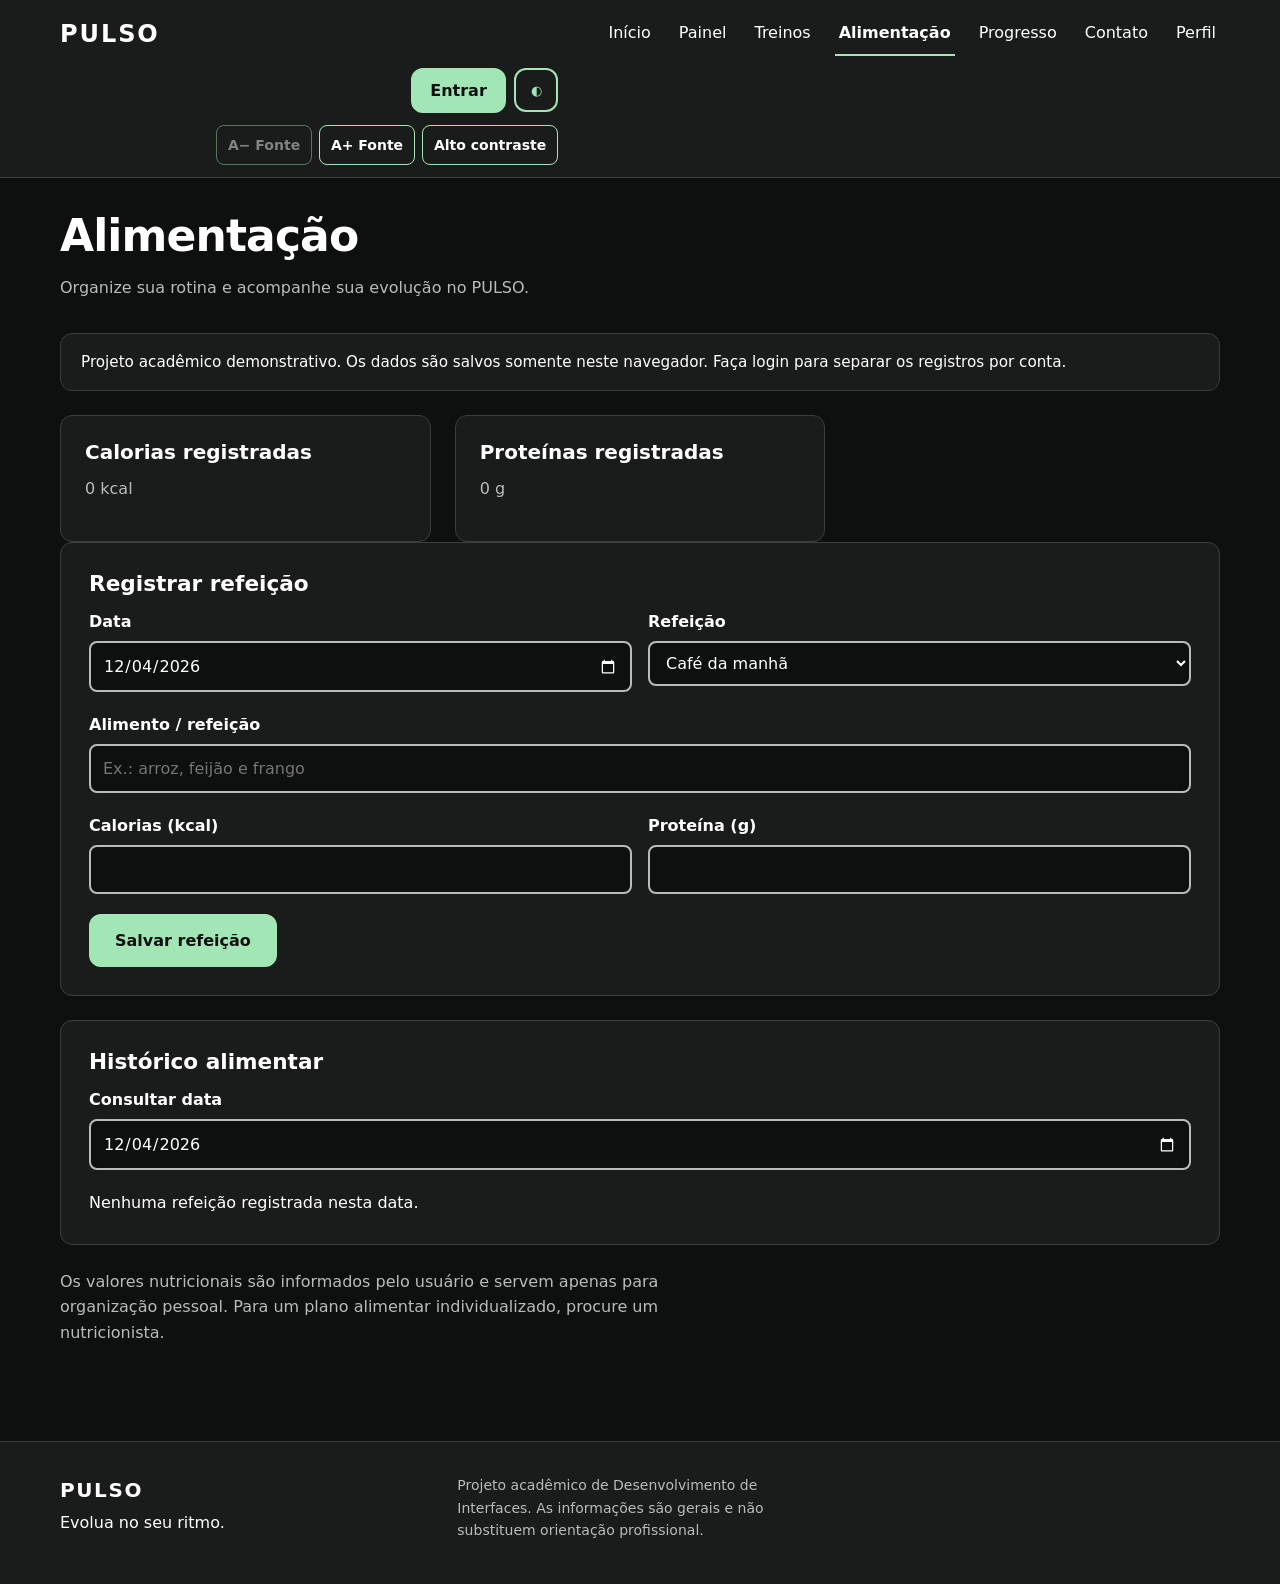
<file: alimentacao.html>
<!DOCTYPE html>
<html lang="pt-BR">
<head>
<meta charset="UTF-8"><meta name="viewport" content="width=device-width, initial-scale=1">
<meta name="description" content="Alimentação no PULSO.">
<title>Alimentação | PULSO</title>
<link rel="stylesheet" href="assets/css/style.css?v=20261127-final"><link rel="stylesheet" href="assets/css/responsive.css"><link rel="stylesheet" href="assets/css/pages.css">
<script src="assets/js/main.js?v=20261127-final"></script><script src="assets/js/auth.js" defer></script><script src="assets/js/fitness.js" defer></script>
</head><body>
<a class="skip-link" href="#conteudo">Pular para o conteúdo</a>
<header class="site-header"><div class="container header-inner">
<a class="logo" href="index.html"><span>PULSO</span></a>
<button class="nav-toggle" type="button" aria-expanded="false" aria-controls="menu-principal" aria-label="Abrir menu"><span class="nav-toggle-bars"></span></button>
<nav class="main-nav" id="menu-principal" aria-label="Navegação principal"><ul class="nav-list">
<li><a href="index.html">Início</a></li><li><a href="dashboard.html">Painel</a></li><li><a href="treinos.html" >Treinos</a></li><li><a href="alimentacao.html" aria-current="page">Alimentação</a></li><li><a href="progresso.html" >Progresso</a></li><li><a href="contato.html" >Contato</a></li><li><a href="perfil.html">Perfil</a></li>
</ul></nav><div class="header-actions"><a class="btn btn-primary btn-small header-cta" href="login.html">Entrar</a><button class="theme-toggle" type="button" aria-label="Ativar modo claro" title="Ativar modo claro"><span aria-hidden="true">◐</span></button></div>
</div></header>
<main id="conteudo"><div class="container"><section class="page-hero"><h1>Alimentação</h1><p>Organize sua rotina e acompanhe sua evolução no PULSO.</p></section>
<div class="notice" role="note"><p>Projeto acadêmico demonstrativo. Os dados são salvos somente neste navegador. Faça login para separar os registros por conta.</p></div>

<div class="card-grid"><article class="card"><h3>Calorias registradas</h3><p id="resumo-kcal">0 kcal</p></article><article class="card"><h3>Proteínas registradas</h3><p id="resumo-prot">0 g</p></article></div>
<div class="panel"><h2>Registrar refeição</h2><form id="form-alimentacao">
<div class="field-row"><div class="field"><label for="dieta-data">Data</label><input id="dieta-data" type="date" required></div><div class="field"><label for="dieta-refeicao">Refeição</label><select id="dieta-refeicao"><option>Café da manhã</option><option>Almoço</option><option>Lanche</option><option>Jantar</option><option>Ceia</option></select></div></div>
<div class="field"><label for="alimento-nome">Alimento / refeição</label><input id="alimento-nome" required maxlength="100" placeholder="Ex.: arroz, feijão e frango"></div>
<div class="field-row"><div class="field"><label for="alimento-kcal">Calorias (kcal)</label><input id="alimento-kcal" type="number" min="0" max="10000" required></div><div class="field"><label for="alimento-prot">Proteína (g)</label><input id="alimento-prot" type="number" min="0" max="1000" step="0.1" required></div></div>
<div id="dieta-status" class="status" role="status" aria-live="polite"></div><button class="btn btn-primary" type="submit">Salvar refeição</button></form></div>
<div class="panel"><h2>Histórico alimentar</h2><div class="field"><label for="filtro-data-dieta">Consultar data</label><input id="filtro-data-dieta" type="date"></div><ul id="historico-alimentacao"></ul></div>
<p class="section-intro">Os valores nutricionais são informados pelo usuário e servem apenas para organização pessoal. Para um plano alimentar individualizado, procure um nutricionista.</p></div></main>
<footer class="site-footer"><div class="container footer-inner"><div class="footer-brand"><p class="footer-logo">PULSO</p><p>Evolua no seu ritmo.</p></div><p class="footer-note">Projeto acadêmico de Desenvolvimento de Interfaces. As informações são gerais e não substituem orientação profissional.</p></div></footer>

</body></html>
</file>
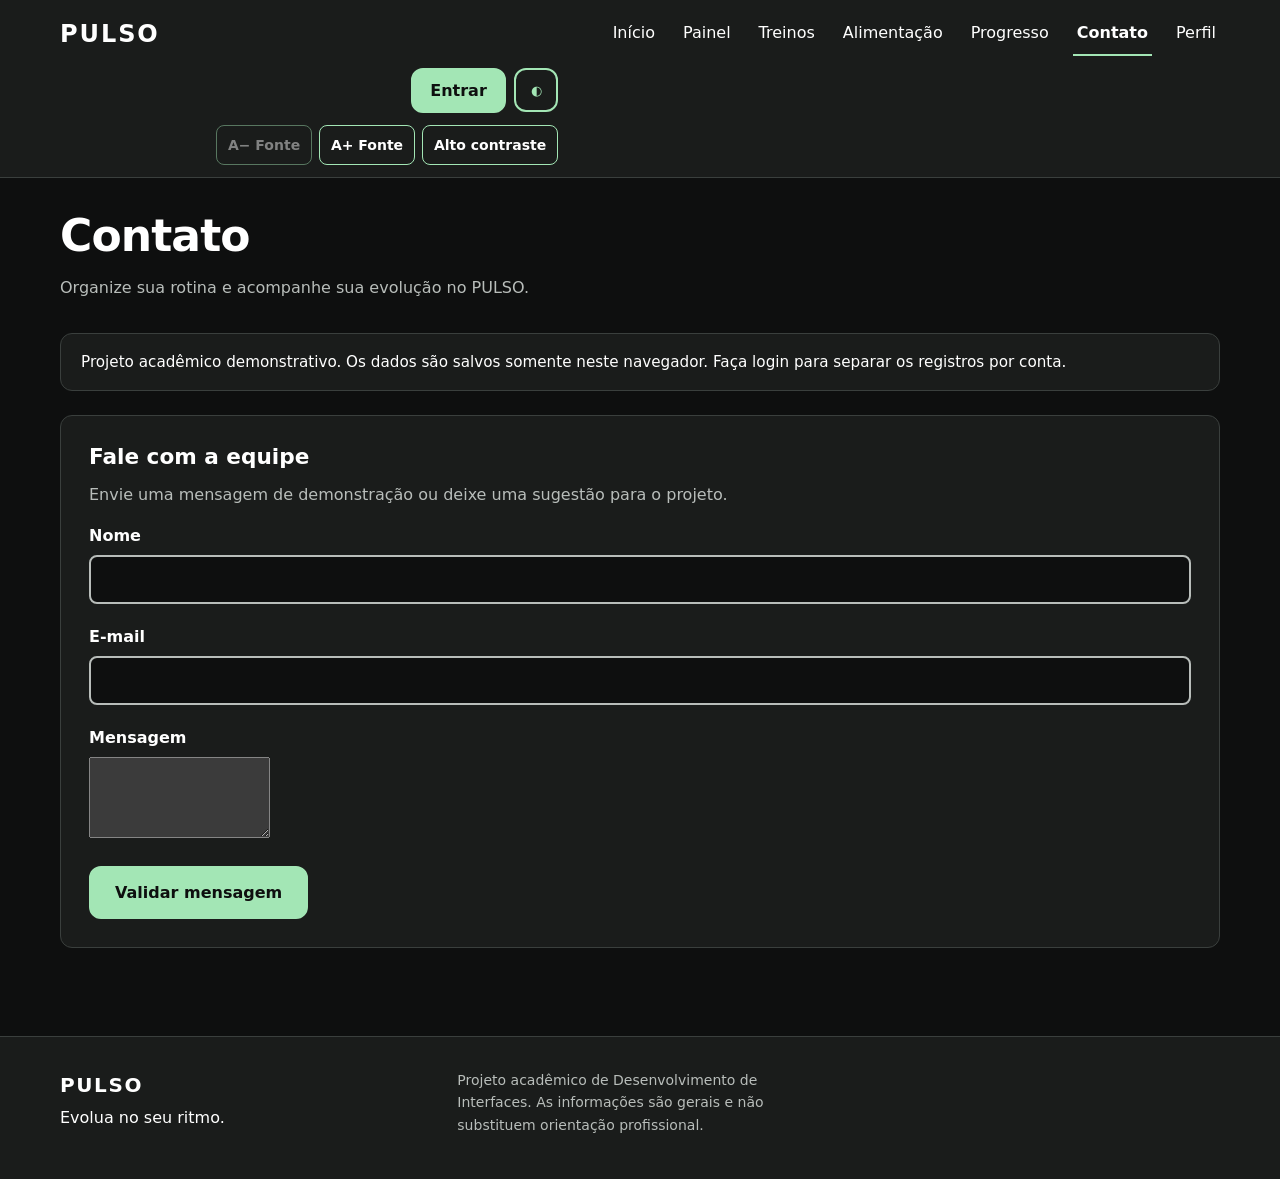
<file: contato.html>
<!DOCTYPE html>
<html lang="pt-BR">
<head>
<meta charset="UTF-8"><meta name="viewport" content="width=device-width, initial-scale=1">
<meta name="description" content="Contato no PULSO.">
<title>Contato | PULSO</title>
<link rel="stylesheet" href="assets/css/style.css?v=20261127-final"><link rel="stylesheet" href="assets/css/responsive.css"><link rel="stylesheet" href="assets/css/pages.css">
<script src="assets/js/main.js?v=20261127-final"></script><script src="assets/js/auth.js" defer></script><script src="assets/js/fitness.js" defer></script>
</head><body>
<a class="skip-link" href="#conteudo">Pular para o conteúdo</a>
<header class="site-header"><div class="container header-inner">
<a class="logo" href="index.html"><span>PULSO</span></a>
<button class="nav-toggle" type="button" aria-expanded="false" aria-controls="menu-principal" aria-label="Abrir menu"><span class="nav-toggle-bars"></span></button>
<nav class="main-nav" id="menu-principal" aria-label="Navegação principal"><ul class="nav-list">
<li><a href="index.html">Início</a></li><li><a href="dashboard.html">Painel</a></li><li><a href="treinos.html" >Treinos</a></li><li><a href="alimentacao.html" >Alimentação</a></li><li><a href="progresso.html" >Progresso</a></li><li><a href="contato.html" aria-current="page">Contato</a></li><li><a href="perfil.html">Perfil</a></li>
</ul></nav><div class="header-actions"><a class="btn btn-primary btn-small header-cta" href="login.html">Entrar</a><button class="theme-toggle" type="button" aria-label="Ativar modo claro" title="Ativar modo claro"><span aria-hidden="true">◐</span></button></div>
</div></header>
<main id="conteudo"><div class="container"><section class="page-hero"><h1>Contato</h1><p>Organize sua rotina e acompanhe sua evolução no PULSO.</p></section>
<div class="notice" role="note"><p>Projeto acadêmico demonstrativo. Os dados são salvos somente neste navegador. Faça login para separar os registros por conta.</p></div>

<div class="panel"><h2>Fale com a equipe</h2><p>Envie uma mensagem de demonstração ou deixe uma sugestão para o projeto.</p><form id="form-contato">
<div class="field"><label for="contato-nome">Nome</label><input id="contato-nome" required maxlength="70"></div>
<div class="field"><label for="contato-email">E-mail</label><input id="contato-email" type="email" required maxlength="120"></div>
<div class="field"><label for="contato-mensagem">Mensagem</label><textarea id="contato-mensagem" rows="5" required minlength="10" maxlength="1000"></textarea></div>
<div id="contato-status" class="status" role="status" aria-live="polite"></div><button class="btn btn-primary" type="submit">Validar mensagem</button></form></div></div></main>
<footer class="site-footer"><div class="container footer-inner"><div class="footer-brand"><p class="footer-logo">PULSO</p><p>Evolua no seu ritmo.</p></div><p class="footer-note">Projeto acadêmico de Desenvolvimento de Interfaces. As informações são gerais e não substituem orientação profissional.</p></div></footer>

</body></html>
</file>
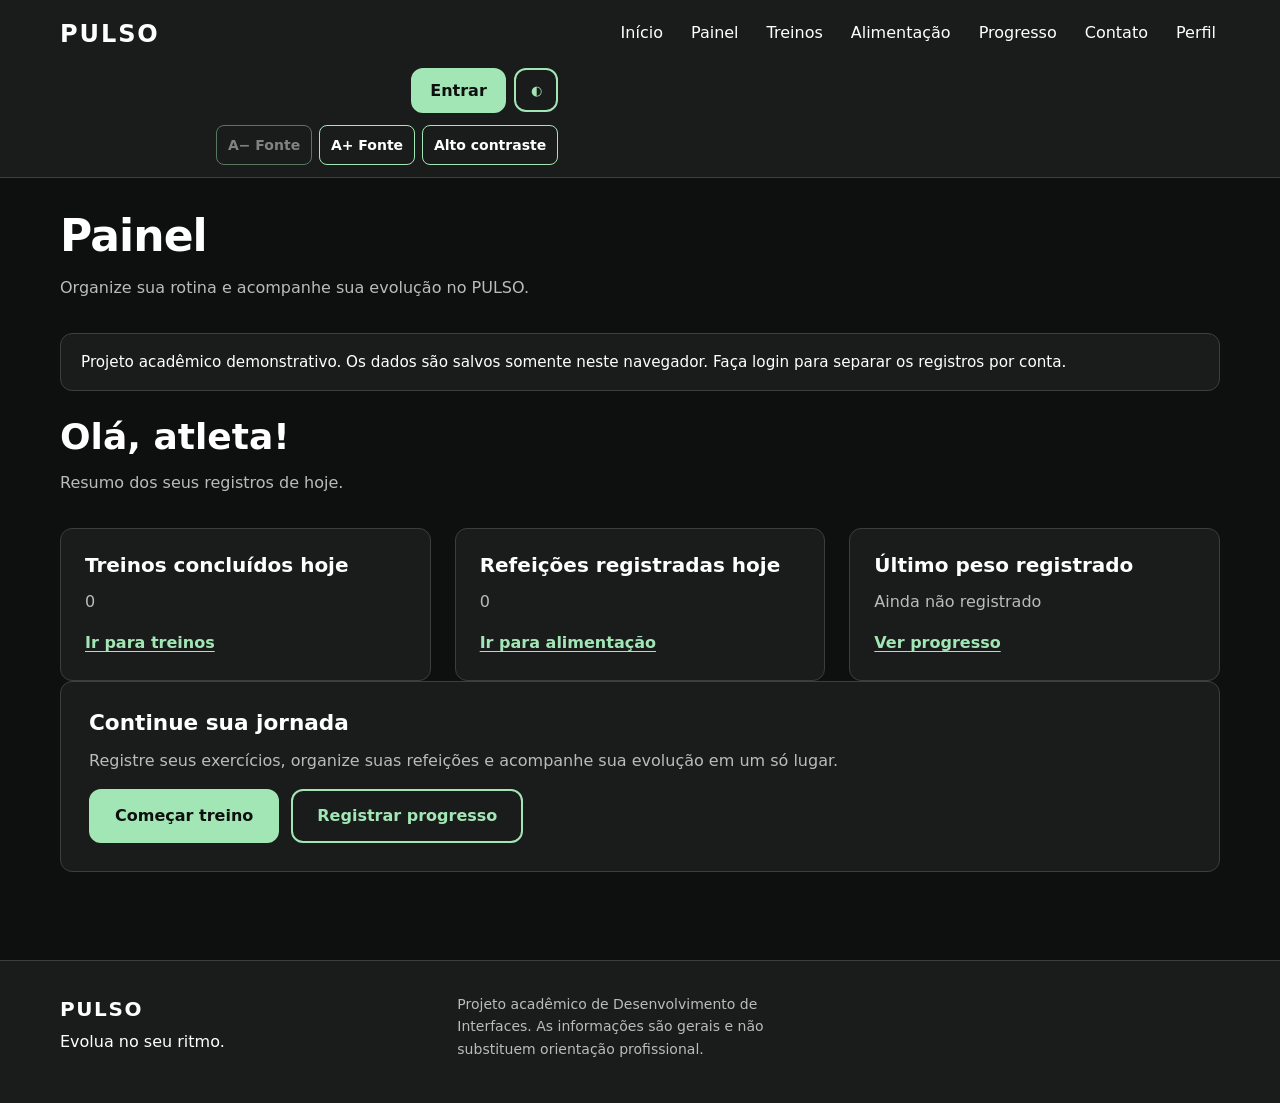
<file: dashboard.html>
<!DOCTYPE html>
<html lang="pt-BR">
<head>
<meta charset="UTF-8"><meta name="viewport" content="width=device-width, initial-scale=1">
<meta name="description" content="Painel no PULSO.">
<title>Painel | PULSO</title>
<link rel="stylesheet" href="assets/css/style.css?v=20261127-final"><link rel="stylesheet" href="assets/css/responsive.css"><link rel="stylesheet" href="assets/css/pages.css">
<script src="assets/js/main.js?v=20261127-final"></script><script src="assets/js/auth.js" defer></script><script src="assets/js/fitness.js" defer></script>
</head><body>
<a class="skip-link" href="#conteudo">Pular para o conteúdo</a>
<header class="site-header"><div class="container header-inner">
<a class="logo" href="index.html"><span>PULSO</span></a>
<button class="nav-toggle" type="button" aria-expanded="false" aria-controls="menu-principal" aria-label="Abrir menu"><span class="nav-toggle-bars"></span></button>
<nav class="main-nav" id="menu-principal" aria-label="Navegação principal"><ul class="nav-list">
<li><a href="index.html">Início</a></li><li><a href="dashboard.html">Painel</a></li><li><a href="treinos.html" >Treinos</a></li><li><a href="alimentacao.html" >Alimentação</a></li><li><a href="progresso.html" >Progresso</a></li><li><a href="contato.html" >Contato</a></li><li><a href="perfil.html">Perfil</a></li>
</ul></nav><div class="header-actions"><a class="btn btn-primary btn-small header-cta" href="login.html">Entrar</a><button class="theme-toggle" type="button" aria-label="Ativar modo claro" title="Ativar modo claro"><span aria-hidden="true">◐</span></button></div>
</div></header>
<main id="conteudo"><div class="container"><section class="page-hero"><h1>Painel</h1><p>Organize sua rotina e acompanhe sua evolução no PULSO.</p></section>
<div class="notice" role="note"><p>Projeto acadêmico demonstrativo. Os dados são salvos somente neste navegador. Faça login para separar os registros por conta.</p></div>

<h2>Olá, <span id="dash-nome">atleta</span>!</h2><p class="section-intro">Resumo dos seus registros de hoje.</p>
<div class="card-grid"><article class="card"><h3>Treinos concluídos hoje</h3><p id="dash-treinos">0</p><a class="card-link" href="treinos.html">Ir para treinos</a></article><article class="card"><h3>Refeições registradas hoje</h3><p id="dash-refeicoes">0</p><a class="card-link" href="alimentacao.html">Ir para alimentação</a></article><article class="card"><h3>Último peso registrado</h3><p id="dash-peso">Ainda não registrado</p><a class="card-link" href="progresso.html">Ver progresso</a></article></div>
<div class="panel"><h2>Continue sua jornada</h2><p>Registre seus exercícios, organize suas refeições e acompanhe sua evolução em um só lugar.</p><div class="form-actions"><a class="btn btn-primary" href="treinos.html">Começar treino</a><a class="btn btn-secondary" href="progresso.html">Registrar progresso</a></div></div></div></main>
<footer class="site-footer"><div class="container footer-inner"><div class="footer-brand"><p class="footer-logo">PULSO</p><p>Evolua no seu ritmo.</p></div><p class="footer-note">Projeto acadêmico de Desenvolvimento de Interfaces. As informações são gerais e não substituem orientação profissional.</p></div></footer>

</body></html>
</file>
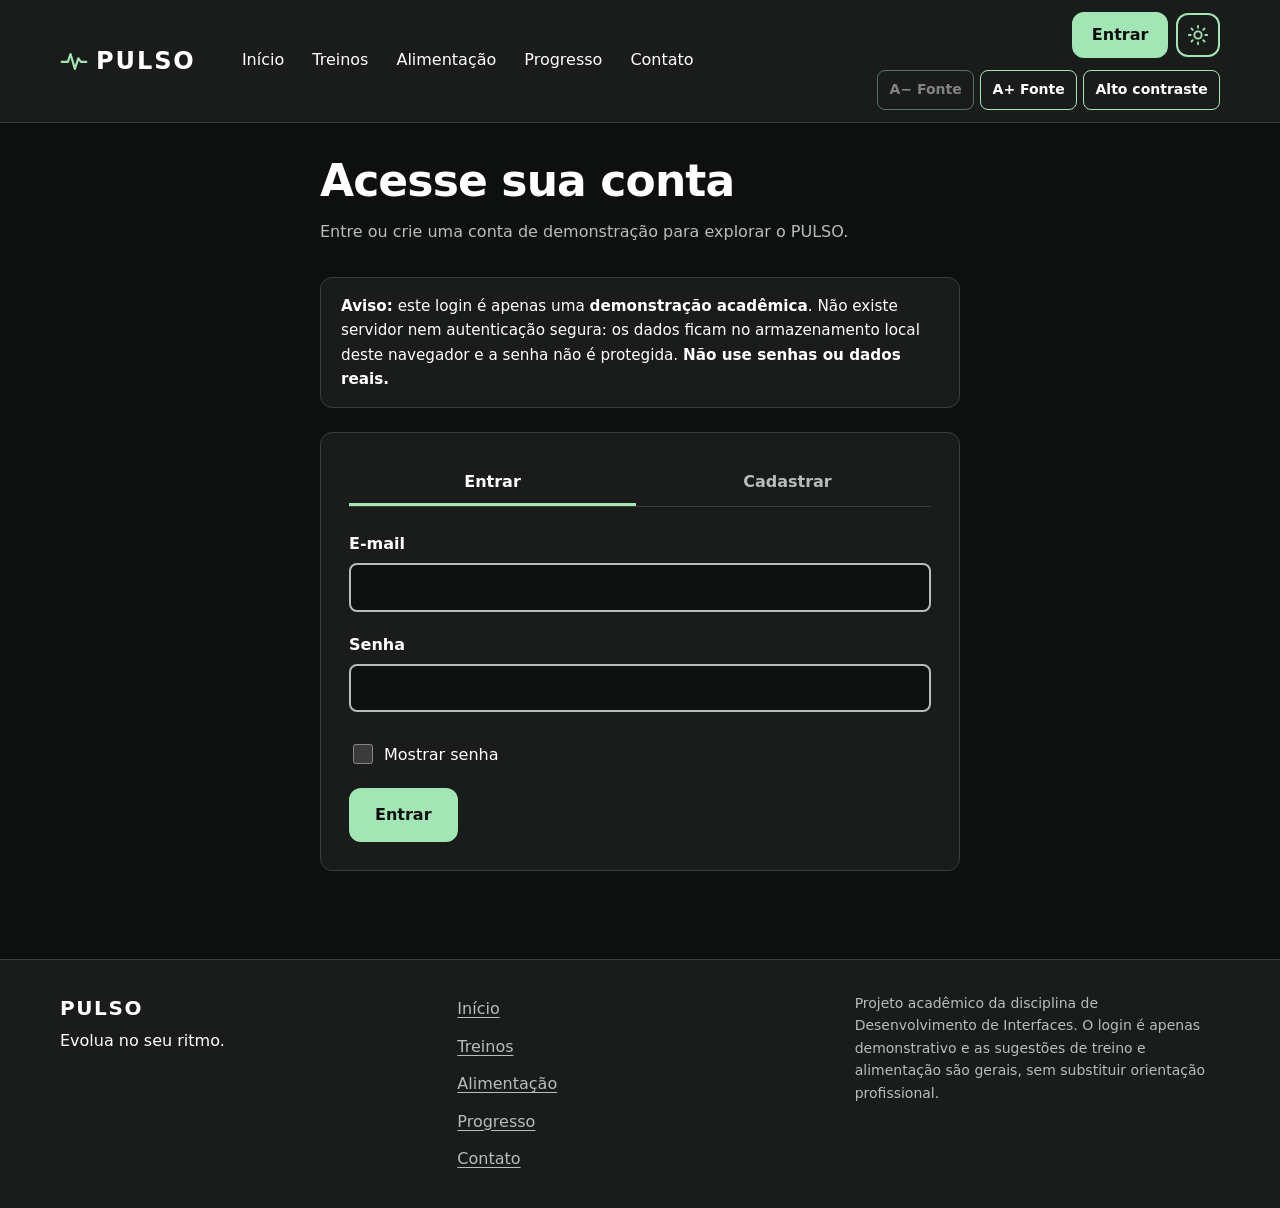
<file: login.html>
<!DOCTYPE html>
<html lang="pt-BR">
<head>
  <meta charset="UTF-8">
  <meta name="viewport" content="width=device-width, initial-scale=1">
  <meta name="description" content="Entre ou crie uma conta de demonstração no PULSO.">
  <title>Entrar ou cadastrar | PULSO</title>
  <link rel="stylesheet" href="assets/css/style.css?v=20261127-final">
  <link rel="stylesheet" href="assets/css/responsive.css">
  <link rel="stylesheet" href="assets/css/pages.css">
  <script src="assets/js/main.js?v=20261127-final"></script>
  <script src="assets/js/tabs.js" defer></script>
  <script src="assets/js/auth.js" defer></script>
</head>
<body>
  <a class="skip-link" href="#conteudo">Pular para o conteúdo</a>
  <header class="site-header">
    <div class="container header-inner">
      <a class="logo" href="index.html" aria-label="PULSO, página inicial">
        <svg class="logo-icon" viewBox="0 0 32 32" width="28" height="28" aria-hidden="true" focusable="false"><polyline points="2,17 9,17 12,8 17,25 21,13 24,17 30,17" fill="none" stroke="currentColor" stroke-width="2.5" stroke-linecap="round" stroke-linejoin="round"/></svg>
        <span>PULSO</span>
      </a>
      <button class="nav-toggle" type="button" aria-expanded="false" aria-controls="menu-principal" aria-label="Abrir menu"><span class="nav-toggle-bars" aria-hidden="true"></span></button>
      <nav class="main-nav" id="menu-principal" aria-label="Navegação principal">
        <ul class="nav-list">
          <li><a href="index.html">Início</a></li><li><a href="treinos.html">Treinos</a></li><li><a href="alimentacao.html">Alimentação</a></li><li><a href="progresso.html">Progresso</a></li><li><a href="contato.html">Contato</a></li>
        </ul>
      </nav>
      <div class="header-actions">
        <a class="btn btn-primary btn-small header-cta" href="login.html">Entrar</a>
        <button class="theme-toggle" type="button" aria-label="Ativar modo claro" title="Ativar modo claro">
          <svg class="icon-sun" viewBox="0 0 24 24" fill="none" stroke="currentColor" stroke-width="2" stroke-linecap="round" stroke-linejoin="round" aria-hidden="true" focusable="false"><circle cx="12" cy="12" r="4"/><path d="M12 2v2M12 20v2M4.9 4.9l1.4 1.4M17.7 17.7l1.4 1.4M2 12h2M20 12h2M4.9 19.1l1.4-1.4M17.7 6.3l1.4-1.4"/></svg>
          <svg class="icon-moon" viewBox="0 0 24 24" fill="none" stroke="currentColor" stroke-width="2" stroke-linecap="round" stroke-linejoin="round" aria-hidden="true" focusable="false"><path d="M21 12.8A9 9 0 1 1 11.2 3a7 7 0 0 0 9.8 9.8z"/></svg>
        </button>
      </div>
    </div>
  </header>
  <main id="conteudo">
    <div class="container narrow">
      <section class="page-hero" aria-labelledby="titulo-pagina"><h1 id="titulo-pagina">Acesse sua conta</h1><p>Entre ou crie uma conta de demonstração para explorar o PULSO.</p></section>
      <div class="notice" role="note"><p><strong>Aviso:</strong> este login é apenas uma <strong>demonstração acadêmica</strong>. Não existe servidor nem autenticação segura: os dados ficam no armazenamento local deste navegador e a senha não é protegida. <strong>Não use senhas ou dados reais.</strong></p></div>
      <noscript><p class="alert alert-erro">Erro: o login de demonstração precisa de JavaScript ativado.</p></noscript>
      <div class="panel" data-tabs>
        <div class="tablist" role="tablist" aria-label="Entrar ou cadastrar">
          <button class="tab" type="button" role="tab" id="aba-login" aria-controls="painel-login" aria-selected="true" data-hash="entrar">Entrar</button>
          <button class="tab" type="button" role="tab" id="aba-cadastro" aria-controls="painel-cadastro" aria-selected="false" tabindex="-1" data-hash="cadastro">Cadastrar</button>
        </div>
        <div role="tabpanel" id="painel-login" aria-labelledby="aba-login">
          <h2 class="visually-hidden">Entrar</h2>
          <form id="form-login" novalidate>
            <div class="field"><label for="login-email">E-mail</label><input type="email" id="login-email" name="login-email" autocomplete="email" required aria-describedby="login-email-erro"><p class="field-error" id="login-email-erro" hidden></p></div>
            <div class="field"><label for="login-senha">Senha</label><input type="password" id="login-senha" name="login-senha" autocomplete="current-password" required aria-describedby="login-senha-erro"><p class="field-error" id="login-senha-erro" hidden></p></div>
            <label class="check"><input type="checkbox" class="mostrar-senha" data-alvos="login-senha"> Mostrar senha</label>
            <div id="login-status" class="status" role="status" aria-live="polite"></div>
            <div class="form-actions"><button class="btn btn-primary" type="submit">Entrar</button></div>
          </form>
        </div>
        <div role="tabpanel" id="painel-cadastro" aria-labelledby="aba-cadastro" hidden>
          <h2 class="visually-hidden">Cadastrar</h2>
          <form id="form-cadastro" novalidate>
            <div class="field"><label for="cad-nome">Nome</label><input type="text" id="cad-nome" name="cad-nome" autocomplete="name" required aria-describedby="cad-nome-erro"><p class="field-error" id="cad-nome-erro" hidden></p></div>
            <div class="field"><label for="cad-email">E-mail</label><input type="email" id="cad-email" name="cad-email" autocomplete="email" required aria-describedby="cad-email-erro"><p class="field-error" id="cad-email-erro" hidden></p></div>
            <div class="field"><label for="cad-senha">Senha de teste</label><input type="password" id="cad-senha" name="cad-senha" autocomplete="new-password" required aria-describedby="cad-senha-dica cad-senha-erro"><p class="field-hint" id="cad-senha-dica">Mínimo de 8 caracteres, com letras e números. Invente uma senha só para o teste.</p><p class="field-error" id="cad-senha-erro" hidden></p></div>
            <div class="field"><label for="cad-confirmar">Confirmar senha</label><input type="password" id="cad-confirmar" name="cad-confirmar" autocomplete="new-password" required aria-describedby="cad-confirmar-erro"><p class="field-error" id="cad-confirmar-erro" hidden></p></div>
            <label class="check"><input type="checkbox" class="mostrar-senha" data-alvos="cad-senha cad-confirmar"> Mostrar senhas</label>
            <div id="cadastro-status" class="status" role="status" aria-live="polite"></div>
            <div class="form-actions"><button class="btn btn-primary" type="submit">Criar conta de demonstração</button></div>
          </form>
        </div>
      </div>
    </div>
  </main>
  <footer class="site-footer">
    <div class="container footer-inner">
      <div class="footer-brand"><p class="footer-logo">PULSO</p><p>Evolua no seu ritmo.</p></div>
      <nav aria-label="Links do rodapé"><ul class="footer-links"><li><a href="index.html">Início</a></li><li><a href="treinos.html">Treinos</a></li><li><a href="alimentacao.html">Alimentação</a></li><li><a href="progresso.html">Progresso</a></li><li><a href="contato.html">Contato</a></li></ul></nav>
      <p class="footer-note">Projeto acadêmico da disciplina de Desenvolvimento de Interfaces. O login é apenas demonstrativo e as sugestões de treino e alimentação são gerais, sem substituir orientação profissional.</p>
    </div>
  </footer>
</body>
</html>
</file>
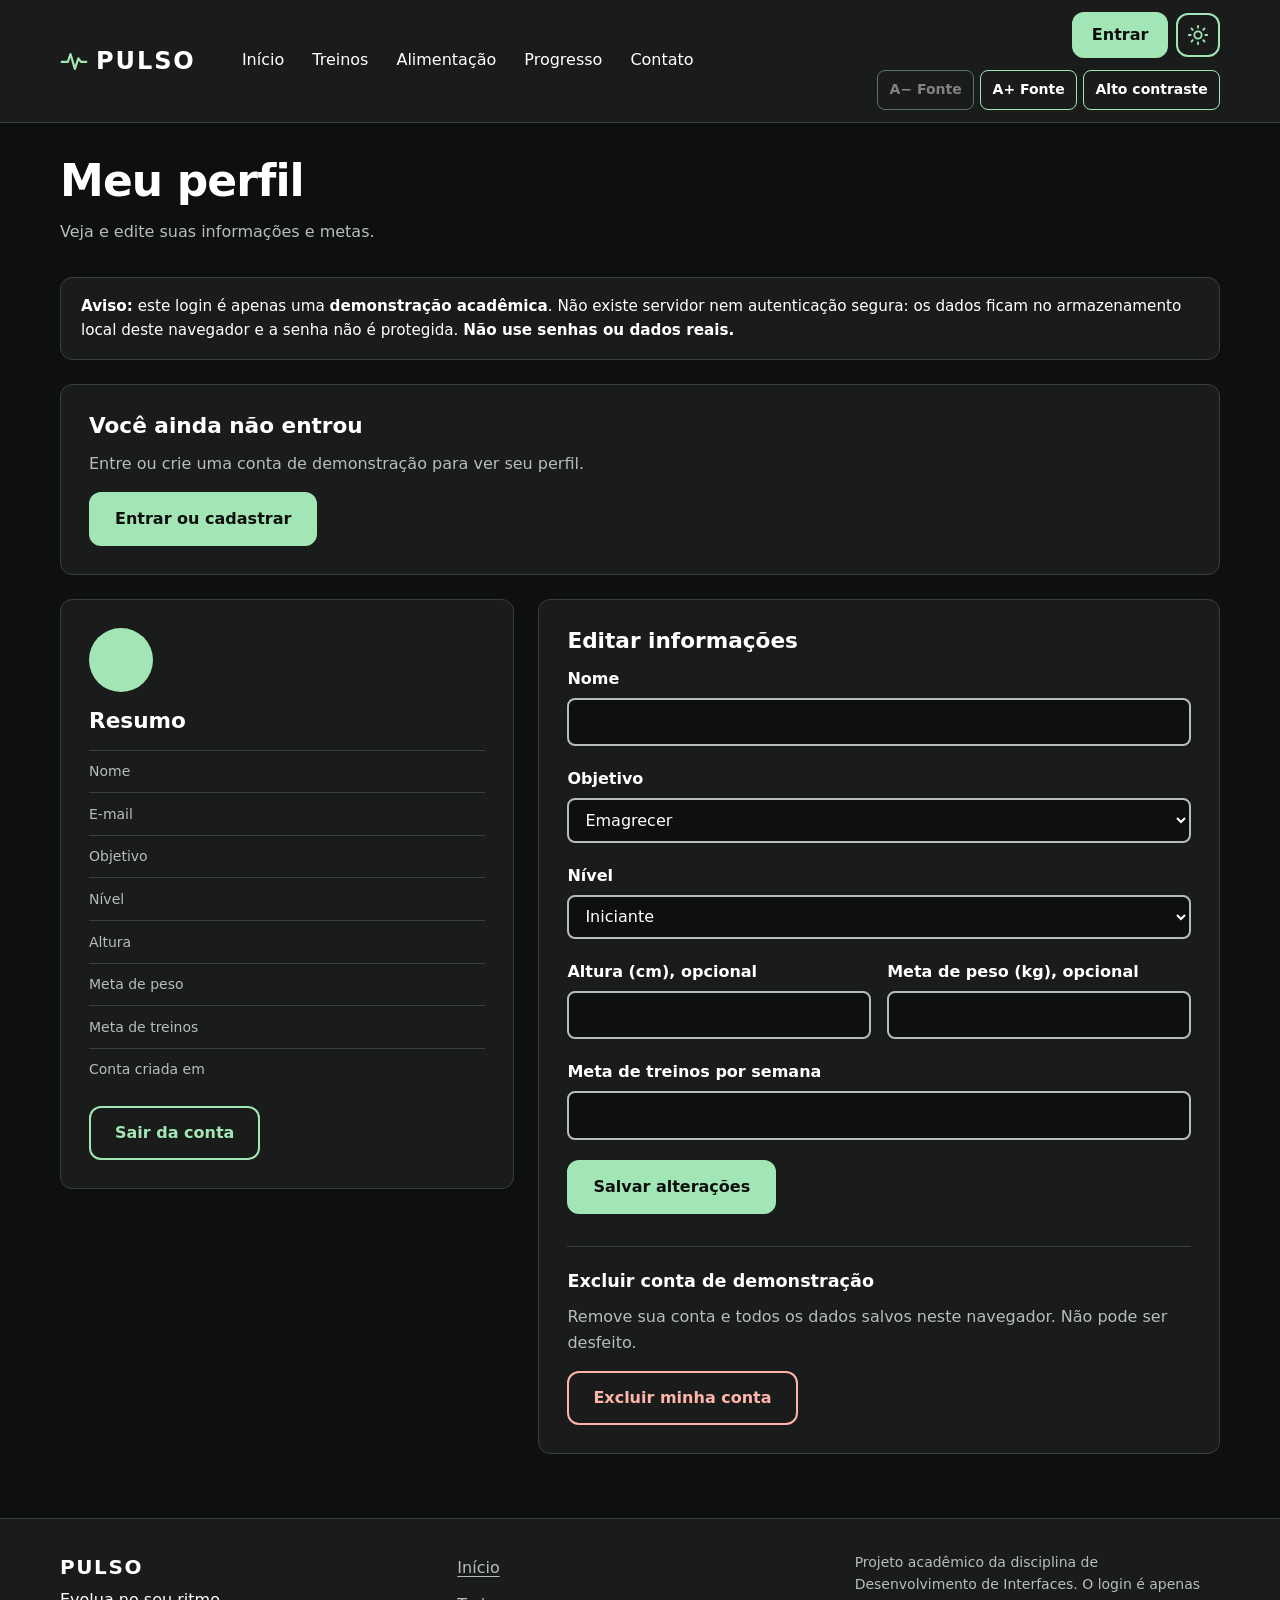
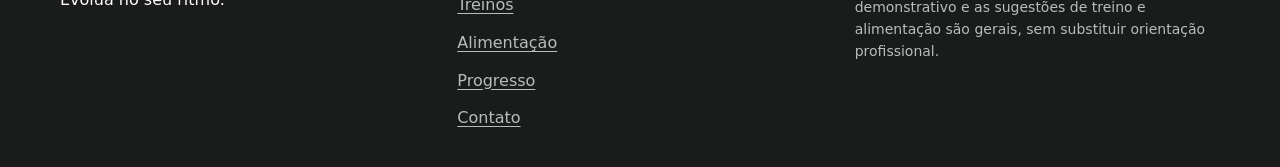
<file: perfil.html>
<!DOCTYPE html>
<html lang="pt-BR">
<head>
  <meta charset="UTF-8">
  <meta name="viewport" content="width=device-width, initial-scale=1">
  <meta name="description" content="Perfil e metas do usuário no PULSO.">
  <title>Meu perfil | PULSO</title>
  <link rel="stylesheet" href="assets/css/style.css?v=20261127-final">
  <link rel="stylesheet" href="assets/css/responsive.css">
  <link rel="stylesheet" href="assets/css/pages.css">
  <script src="assets/js/main.js?v=20261127-final"></script>
  <script src="assets/js/auth.js" defer></script>
</head>
<body>
  <a class="skip-link" href="#conteudo">Pular para o conteúdo</a>
  <header class="site-header">
    <div class="container header-inner">
      <a class="logo" href="index.html" aria-label="PULSO, página inicial">
        <svg class="logo-icon" viewBox="0 0 32 32" width="28" height="28" aria-hidden="true" focusable="false"><polyline points="2,17 9,17 12,8 17,25 21,13 24,17 30,17" fill="none" stroke="currentColor" stroke-width="2.5" stroke-linecap="round" stroke-linejoin="round"/></svg>
        <span>PULSO</span>
      </a>
      <button class="nav-toggle" type="button" aria-expanded="false" aria-controls="menu-principal" aria-label="Abrir menu"><span class="nav-toggle-bars" aria-hidden="true"></span></button>
      <nav class="main-nav" id="menu-principal" aria-label="Navegação principal">
        <ul class="nav-list"><li><a href="index.html">Início</a></li><li><a href="treinos.html">Treinos</a></li><li><a href="alimentacao.html">Alimentação</a></li><li><a href="progresso.html">Progresso</a></li><li><a href="contato.html">Contato</a></li></ul>
      </nav>
      <div class="header-actions">
        <a class="btn btn-primary btn-small header-cta" href="login.html">Entrar</a>
        <button class="theme-toggle" type="button" aria-label="Ativar modo claro" title="Ativar modo claro">
          <svg class="icon-sun" viewBox="0 0 24 24" fill="none" stroke="currentColor" stroke-width="2" stroke-linecap="round" stroke-linejoin="round" aria-hidden="true" focusable="false"><circle cx="12" cy="12" r="4"/><path d="M12 2v2M12 20v2M4.9 4.9l1.4 1.4M17.7 17.7l1.4 1.4M2 12h2M20 12h2M4.9 19.1l1.4-1.4M17.7 6.3l1.4-1.4"/></svg>
          <svg class="icon-moon" viewBox="0 0 24 24" fill="none" stroke="currentColor" stroke-width="2" stroke-linecap="round" stroke-linejoin="round" aria-hidden="true" focusable="false"><path d="M21 12.8A9 9 0 1 1 11.2 3a7 7 0 0 0 9.8 9.8z"/></svg>
        </button>
      </div>
    </div>
  </header>
  <main id="conteudo">
    <div class="container">
      <section class="page-hero" aria-labelledby="titulo-pagina"><h1 id="titulo-pagina">Meu perfil</h1><p>Veja e edite suas informações e metas.</p></section>
      <div class="notice" role="note"><p><strong>Aviso:</strong> este login é apenas uma <strong>demonstração acadêmica</strong>. Não existe servidor nem autenticação segura: os dados ficam no armazenamento local deste navegador e a senha não é protegida. <strong>Não use senhas ou dados reais.</strong></p></div>
      <noscript><p class="alert alert-erro">Erro: o perfil de demonstração precisa de JavaScript ativado.</p></noscript>
      <div id="aviso-login" class="panel" hidden><h2>Você ainda não entrou</h2><p>Entre ou crie uma conta de demonstração para ver seu perfil.</p><a class="btn btn-primary" href="login.html">Entrar ou cadastrar</a></div>
      <div id="area-perfil" class="profile-grid" hidden>
        <section class="panel" aria-labelledby="titulo-resumo">
          <div class="avatar" id="avatar" aria-hidden="true"></div><h2 id="titulo-resumo">Resumo</h2>
          <dl class="summary-list">
            <div><dt>Nome</dt><dd data-resumo="nome"></dd></div><div><dt>E-mail</dt><dd data-resumo="email"></dd></div><div><dt>Objetivo</dt><dd data-resumo="objetivo"></dd></div><div><dt>Nível</dt><dd data-resumo="nivel"></dd></div><div><dt>Altura</dt><dd data-resumo="altura"></dd></div><div><dt>Meta de peso</dt><dd data-resumo="metaPeso"></dd></div><div><dt>Meta de treinos</dt><dd data-resumo="metaTreinos"></dd></div><div><dt>Conta criada em</dt><dd data-resumo="criadoEm"></dd></div>
          </dl>
          <div class="form-actions"><button class="btn btn-secondary" type="button" id="btn-sair">Sair da conta</button></div>
        </section>
        <section class="panel" aria-labelledby="titulo-editar">
          <h2 id="titulo-editar">Editar informações</h2>
          <form id="form-perfil" novalidate>
            <div class="field"><label for="perfil-nome">Nome</label><input type="text" id="perfil-nome" name="perfil-nome" autocomplete="name" required aria-describedby="perfil-nome-erro"><p class="field-error" id="perfil-nome-erro" hidden></p></div>
            <div class="field"><label for="perfil-objetivo">Objetivo</label><select id="perfil-objetivo" name="perfil-objetivo"><option value="emagrecer">Emagrecer</option><option value="massa">Ganhar massa</option><option value="manter">Manter a forma</option><option value="condicionamento">Melhorar o condicionamento</option></select></div>
            <div class="field"><label for="perfil-nivel">Nível</label><select id="perfil-nivel" name="perfil-nivel"><option value="iniciante">Iniciante</option><option value="intermediario">Intermediário</option><option value="avancado">Avançado</option></select></div>
            <div class="field-row">
              <div class="field"><label for="perfil-altura">Altura (cm), opcional</label><input type="number" id="perfil-altura" name="perfil-altura" inputmode="numeric" min="100" max="250" step="1" aria-describedby="perfil-altura-erro"><p class="field-error" id="perfil-altura-erro" hidden></p></div>
              <div class="field"><label for="perfil-meta-peso">Meta de peso (kg), opcional</label><input type="number" id="perfil-meta-peso" name="perfil-meta-peso" inputmode="decimal" min="30" max="300" step="0.1" aria-describedby="perfil-meta-peso-erro"><p class="field-error" id="perfil-meta-peso-erro" hidden></p></div>
            </div>
            <div class="field"><label for="perfil-meta-treinos">Meta de treinos por semana</label><input type="number" id="perfil-meta-treinos" name="perfil-meta-treinos" inputmode="numeric" min="1" max="7" step="1" required aria-describedby="perfil-meta-treinos-erro"><p class="field-error" id="perfil-meta-treinos-erro" hidden></p></div>
            <div id="perfil-status" class="status" role="status" aria-live="polite"></div>
            <div class="form-actions"><button class="btn btn-primary" type="submit">Salvar alterações</button></div>
          </form>
          <div class="danger-zone"><h3>Excluir conta de demonstração</h3><p>Remove sua conta e todos os dados salvos neste navegador. Não pode ser desfeito.</p><button class="btn btn-perigo" type="button" id="btn-excluir">Excluir minha conta</button></div>
        </section>
      </div>
    </div>
  </main>
  <footer class="site-footer">
    <div class="container footer-inner">
      <div class="footer-brand"><p class="footer-logo">PULSO</p><p>Evolua no seu ritmo.</p></div>
      <nav aria-label="Links do rodapé"><ul class="footer-links"><li><a href="index.html">Início</a></li><li><a href="treinos.html">Treinos</a></li><li><a href="alimentacao.html">Alimentação</a></li><li><a href="progresso.html">Progresso</a></li><li><a href="contato.html">Contato</a></li></ul></nav>
      <p class="footer-note">Projeto acadêmico da disciplina de Desenvolvimento de Interfaces. O login é apenas demonstrativo e as sugestões de treino e alimentação são gerais, sem substituir orientação profissional.</p>
    </div>
  </footer>
</body>
</html>
</file>
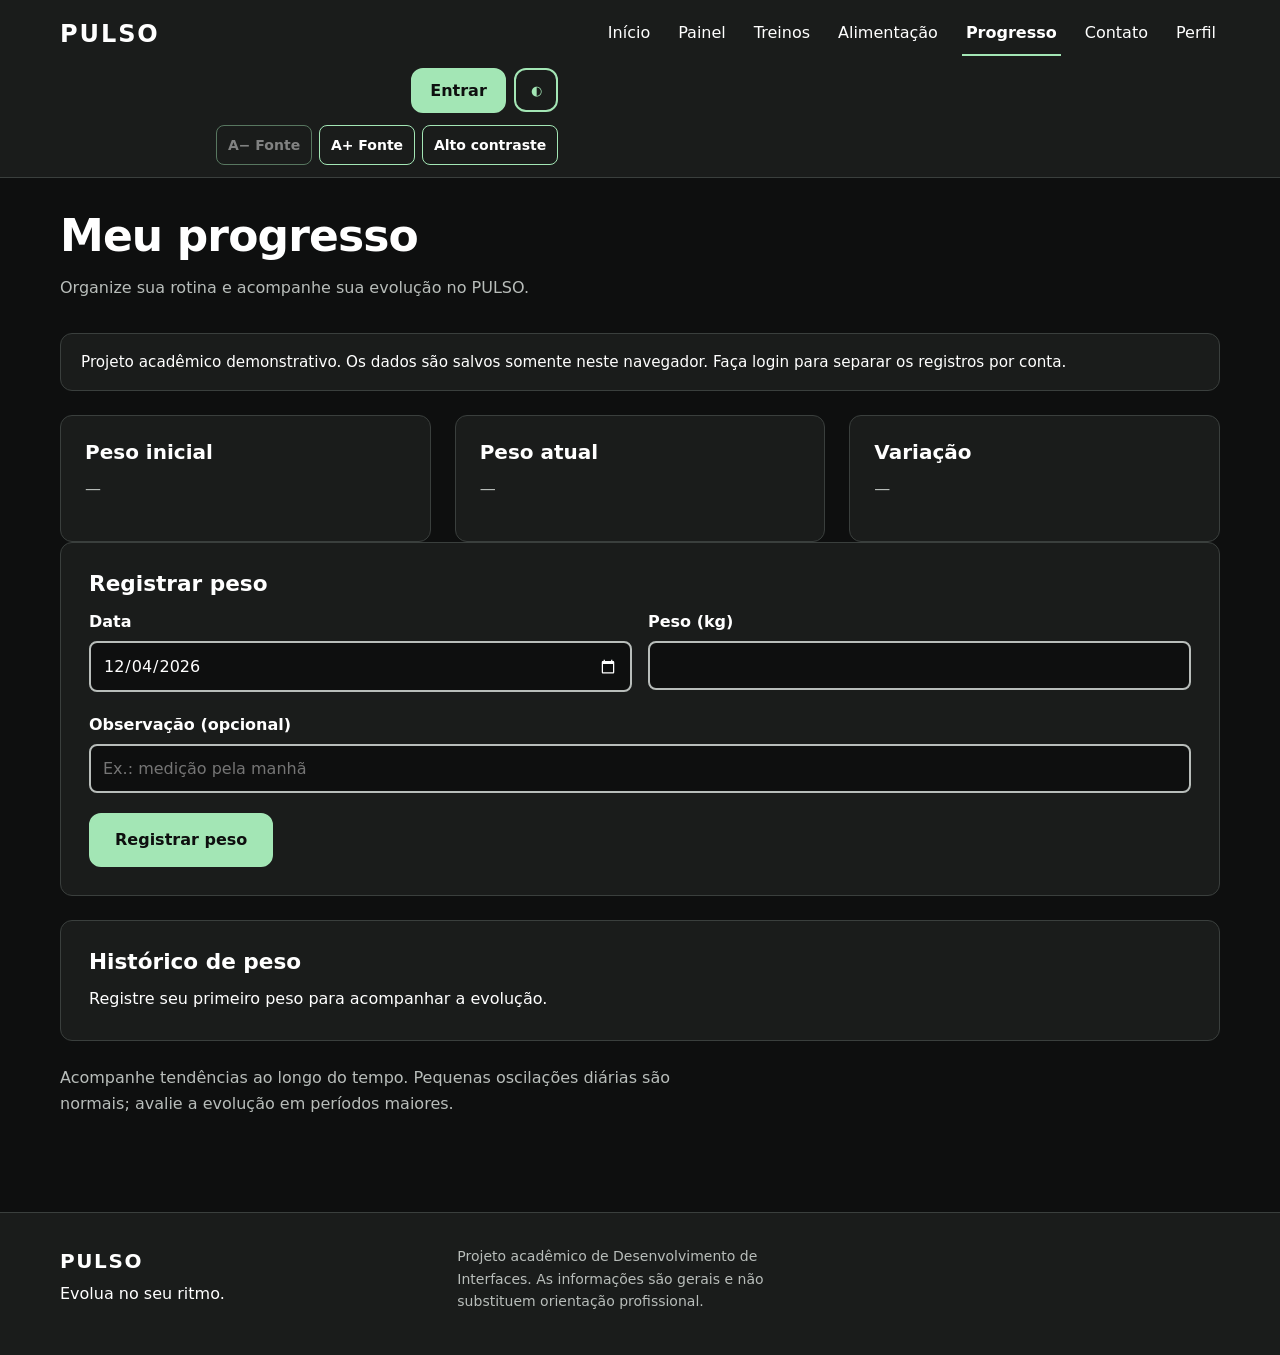
<file: progresso.html>
<!DOCTYPE html>
<html lang="pt-BR">
<head>
<meta charset="UTF-8"><meta name="viewport" content="width=device-width, initial-scale=1">
<meta name="description" content="Meu progresso no PULSO.">
<title>Meu progresso | PULSO</title>
<link rel="stylesheet" href="assets/css/style.css?v=20261127-final"><link rel="stylesheet" href="assets/css/responsive.css"><link rel="stylesheet" href="assets/css/pages.css">
<script src="assets/js/main.js?v=20261127-final"></script><script src="assets/js/auth.js" defer></script><script src="assets/js/fitness.js" defer></script>
</head><body>
<a class="skip-link" href="#conteudo">Pular para o conteúdo</a>
<header class="site-header"><div class="container header-inner">
<a class="logo" href="index.html"><span>PULSO</span></a>
<button class="nav-toggle" type="button" aria-expanded="false" aria-controls="menu-principal" aria-label="Abrir menu"><span class="nav-toggle-bars"></span></button>
<nav class="main-nav" id="menu-principal" aria-label="Navegação principal"><ul class="nav-list">
<li><a href="index.html">Início</a></li><li><a href="dashboard.html">Painel</a></li><li><a href="treinos.html" >Treinos</a></li><li><a href="alimentacao.html" >Alimentação</a></li><li><a href="progresso.html" aria-current="page">Progresso</a></li><li><a href="contato.html" >Contato</a></li><li><a href="perfil.html">Perfil</a></li>
</ul></nav><div class="header-actions"><a class="btn btn-primary btn-small header-cta" href="login.html">Entrar</a><button class="theme-toggle" type="button" aria-label="Ativar modo claro" title="Ativar modo claro"><span aria-hidden="true">◐</span></button></div>
</div></header>
<main id="conteudo"><div class="container"><section class="page-hero"><h1>Meu progresso</h1><p>Organize sua rotina e acompanhe sua evolução no PULSO.</p></section>
<div class="notice" role="note"><p>Projeto acadêmico demonstrativo. Os dados são salvos somente neste navegador. Faça login para separar os registros por conta.</p></div>

<div class="card-grid"><article class="card"><h3>Peso inicial</h3><p id="peso-inicial">—</p></article><article class="card"><h3>Peso atual</h3><p id="peso-atual">—</p></article><article class="card"><h3>Variação</h3><p id="peso-variacao">—</p></article></div>
<div class="panel"><h2>Registrar peso</h2><form id="form-peso"><div class="field-row"><div class="field"><label for="peso-data">Data</label><input id="peso-data" type="date" required></div><div class="field"><label for="peso-valor">Peso (kg)</label><input id="peso-valor" type="number" min="20" max="400" step="0.1" required></div></div><div class="field"><label for="peso-obs">Observação (opcional)</label><input id="peso-obs" maxlength="160" placeholder="Ex.: medição pela manhã"></div><div id="peso-status" class="status" role="status" aria-live="polite"></div><button class="btn btn-primary" type="submit">Registrar peso</button></form></div>
<div class="panel"><h2>Histórico de peso</h2><ul id="historico-peso-lista"></ul></div>
<p class="section-intro">Acompanhe tendências ao longo do tempo. Pequenas oscilações diárias são normais; avalie a evolução em períodos maiores.</p></div></main>
<footer class="site-footer"><div class="container footer-inner"><div class="footer-brand"><p class="footer-logo">PULSO</p><p>Evolua no seu ritmo.</p></div><p class="footer-note">Projeto acadêmico de Desenvolvimento de Interfaces. As informações são gerais e não substituem orientação profissional.</p></div></footer>

</body></html>
</file>
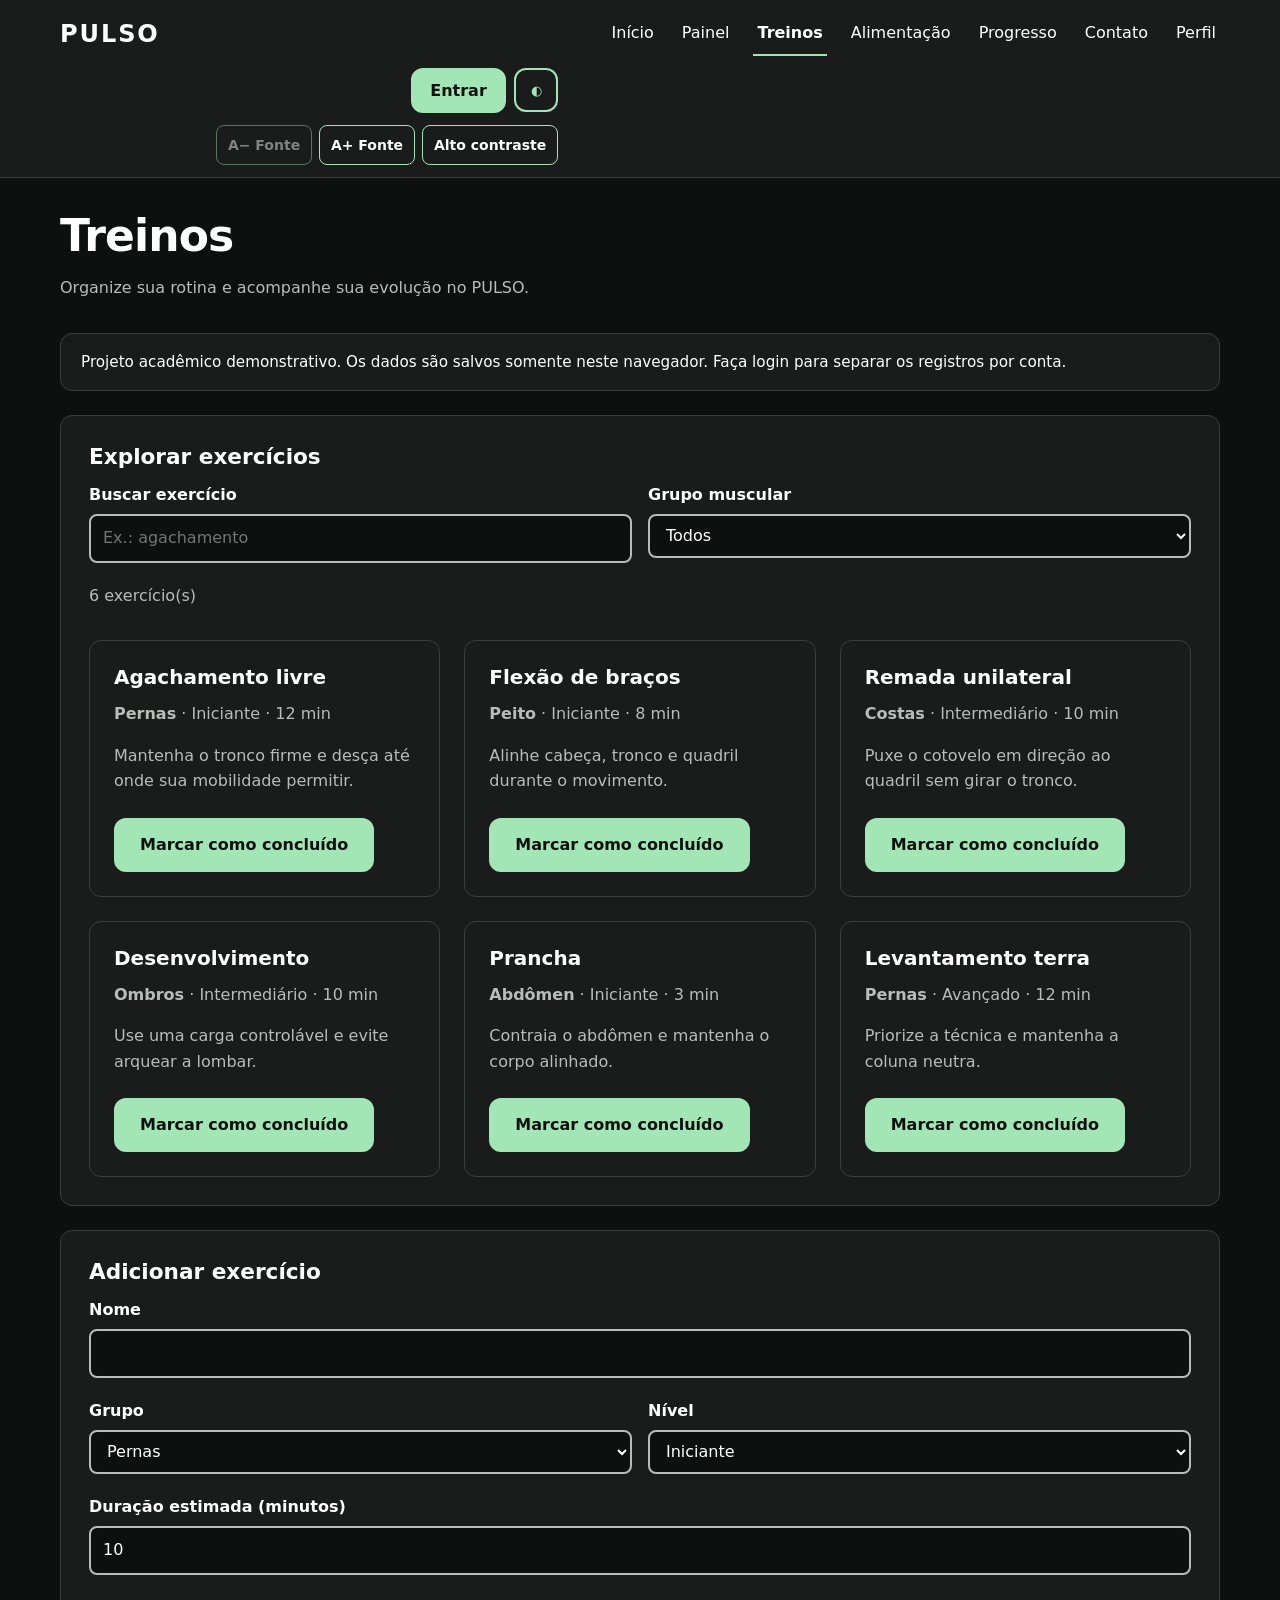
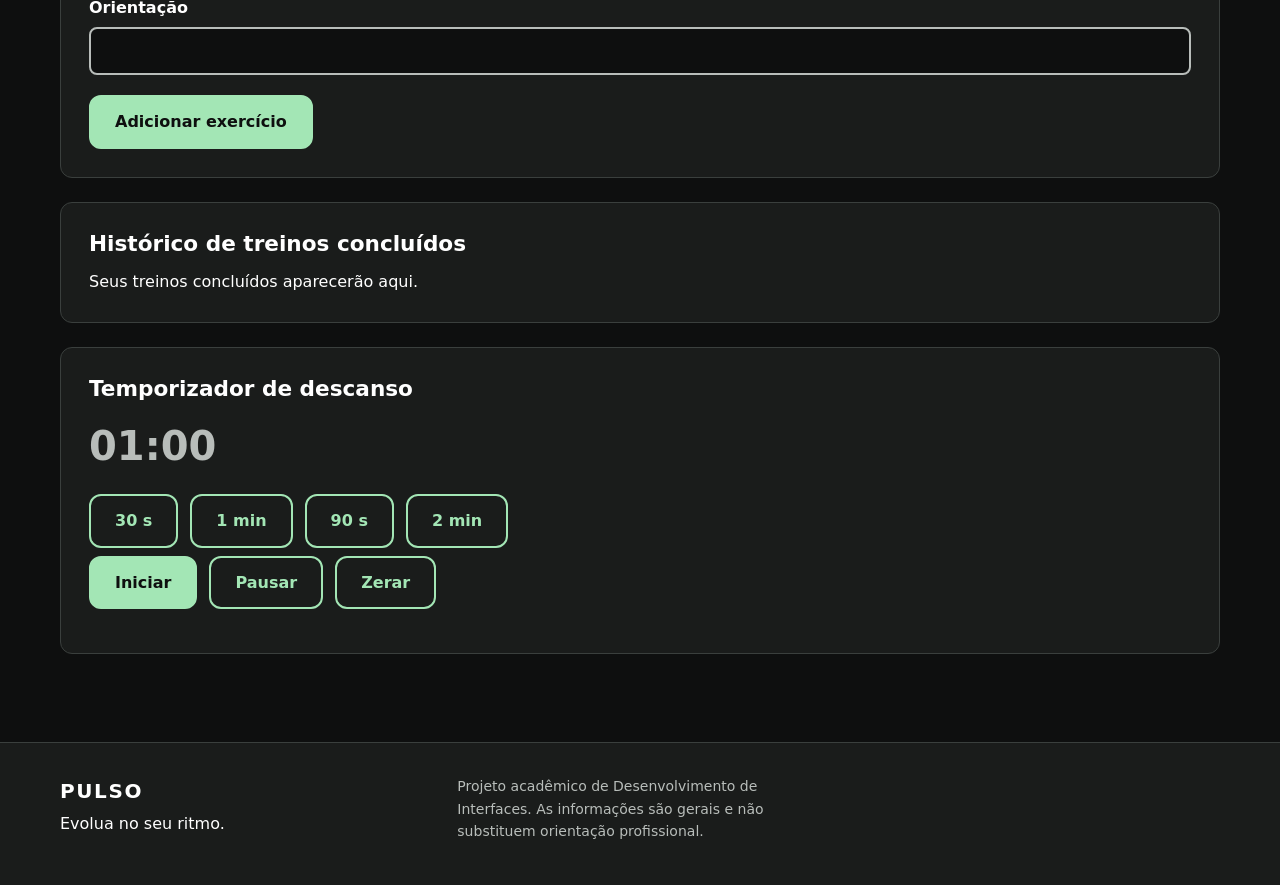
<file: treinos.html>
<!DOCTYPE html>
<html lang="pt-BR">
<head>
<meta charset="UTF-8"><meta name="viewport" content="width=device-width, initial-scale=1">
<meta name="description" content="Treinos no PULSO.">
<title>Treinos | PULSO</title>
<link rel="stylesheet" href="assets/css/style.css?v=20261127-final"><link rel="stylesheet" href="assets/css/responsive.css"><link rel="stylesheet" href="assets/css/pages.css">
<script src="assets/js/main.js?v=20261127-final"></script><script src="assets/js/auth.js" defer></script><script src="assets/js/fitness.js" defer></script>
</head><body>
<a class="skip-link" href="#conteudo">Pular para o conteúdo</a>
<header class="site-header"><div class="container header-inner">
<a class="logo" href="index.html"><span>PULSO</span></a>
<button class="nav-toggle" type="button" aria-expanded="false" aria-controls="menu-principal" aria-label="Abrir menu"><span class="nav-toggle-bars"></span></button>
<nav class="main-nav" id="menu-principal" aria-label="Navegação principal"><ul class="nav-list">
<li><a href="index.html">Início</a></li><li><a href="dashboard.html">Painel</a></li><li><a href="treinos.html" aria-current="page">Treinos</a></li><li><a href="alimentacao.html" >Alimentação</a></li><li><a href="progresso.html" >Progresso</a></li><li><a href="contato.html" >Contato</a></li><li><a href="perfil.html">Perfil</a></li>
</ul></nav><div class="header-actions"><a class="btn btn-primary btn-small header-cta" href="login.html">Entrar</a><button class="theme-toggle" type="button" aria-label="Ativar modo claro" title="Ativar modo claro"><span aria-hidden="true">◐</span></button></div>
</div></header>
<main id="conteudo"><div class="container"><section class="page-hero"><h1>Treinos</h1><p>Organize sua rotina e acompanhe sua evolução no PULSO.</p></section>
<div class="notice" role="note"><p>Projeto acadêmico demonstrativo. Os dados são salvos somente neste navegador. Faça login para separar os registros por conta.</p></div>

<div class="panel"><h2>Explorar exercícios</h2><div class="field-row">
<div class="field"><label for="busca-exercicio">Buscar exercício</label><input id="busca-exercicio" type="search" placeholder="Ex.: agachamento"></div>
<div class="field"><label for="filtro-grupo">Grupo muscular</label><select id="filtro-grupo"><option>Todos</option><option>Pernas</option><option>Peito</option><option>Costas</option><option>Ombros</option><option>Abdômen</option><option>Braços</option></select></div></div><p id="contador-exercicios" class="section-intro"></p><div id="lista-exercicios" class="card-grid"></div></div>
<div class="panel"><h2>Adicionar exercício</h2><form id="form-treino">
<div class="field"><label for="treino-nome">Nome</label><input id="treino-nome" required maxlength="70"></div>
<div class="field-row"><div class="field"><label for="treino-grupo">Grupo</label><select id="treino-grupo"><option>Pernas</option><option>Peito</option><option>Costas</option><option>Ombros</option><option>Abdômen</option><option>Braços</option></select></div><div class="field"><label for="treino-nivel">Nível</label><select id="treino-nivel"><option>Iniciante</option><option>Intermediário</option><option>Avançado</option></select></div></div>
<div class="field"><label for="treino-duracao">Duração estimada (minutos)</label><input id="treino-duracao" type="number" min="1" max="240" value="10" required></div>
<div class="field"><label for="treino-descricao">Orientação</label><input id="treino-descricao" maxlength="180"></div>
<div id="treino-status" class="status" role="status" aria-live="polite"></div><button class="btn btn-primary" type="submit">Adicionar exercício</button></form></div>
<div class="panel"><h2>Histórico de treinos concluídos</h2><ul id="historico-treinos-lista"><li>Carregando...</li></ul></div>
<div class="panel"><h2>Temporizador de descanso</h2><p id="timer-display" style="font-size:2.5rem;font-weight:800">01:00</p><div class="form-actions"><button class="btn btn-secondary" type="button" data-timer-preset="30">30 s</button><button class="btn btn-secondary" type="button" data-timer-preset="60">1 min</button><button class="btn btn-secondary" type="button" data-timer-preset="90">90 s</button><button class="btn btn-secondary" type="button" data-timer-preset="120">2 min</button></div><div class="form-actions"><button class="btn btn-primary" id="btn-timer-iniciar" type="button">Iniciar</button><button class="btn btn-secondary" id="btn-timer-pausar" type="button">Pausar</button><button class="btn btn-secondary" id="btn-timer-zerar" type="button">Zerar</button></div><p id="timer-status" class="status" role="status"></p></div></div></main>
<footer class="site-footer"><div class="container footer-inner"><div class="footer-brand"><p class="footer-logo">PULSO</p><p>Evolua no seu ritmo.</p></div><p class="footer-note">Projeto acadêmico de Desenvolvimento de Interfaces. As informações são gerais e não substituem orientação profissional.</p></div></footer>

</body></html>
</file>
<file: assets/css/style.css>
:root {
  color-scheme: dark;
  --cor-fundo: #0E0F0F;
  --cor-superficie: #1A1C1B;
  --cor-borda: #3A3F3D;
  --cor-texto: #FFFFFF;
  --cor-texto-suave: #B8BDBA;
  --cor-destaque: #A3E6B5;
  --cor-texto-botao: #0E0F0F;
  --cor-botao-hover: #FFFFFF;

  --raio: 12px;
  --espaco: 1rem;
  --largura-max: 1200px;
  --transicao: 0.2s ease;
}

/* Tema claro */
[data-theme="light"] {
  color-scheme: light;
  --cor-fundo: #F5F6F5;
  --cor-superficie: #FFFFFF;
  --cor-borda: #D0D4D2;
  --cor-texto: #161918;
  --cor-texto-suave: #4A504D;
  --cor-destaque: #1E6B3A;
  --cor-texto-botao: #FFFFFF;
  --cor-botao-hover: #14502B;
}

/* RESET E BASE */
*, *::before, *::after { box-sizing: border-box; }

html { font-size: 100%; scroll-behavior: smooth; }

body {
  margin: 0;
  min-height: 100vh;
  display: flex;
  flex-direction: column;
  background: var(--cor-fundo);
  color: var(--cor-texto);
  font-family: system-ui, -apple-system, "Segoe UI", Roboto, Arial, sans-serif;
  font-size: 1rem;
  line-height: 1.6;
}

main { flex: 1; }

h1, h2, h3 { line-height: 1.2; margin: 0 0 0.75rem; }
h1 { font-size: clamp(2.25rem, 7vw, 4rem); font-weight: 800; letter-spacing: -0.02em; }
h2 { font-size: clamp(1.5rem, 4vw, 2.25rem); font-weight: 700; }
h3 { font-size: 1.25rem; font-weight: 700; }
p { margin: 0 0 1rem; }
ul { margin: 0; padding: 0; list-style: none; }
img, svg { max-width: 100%; }

a { color: var(--cor-destaque); }

/* Foco visível para navegação por teclado */
:focus-visible {
  outline: 3px solid var(--cor-destaque);
  outline-offset: 3px;
  border-radius: 4px;
}

/* Link para pular o menu */
.skip-link {
  position: absolute;
  left: 1rem;
  top: -4rem;
  padding: 0.5rem 1rem;
  background: var(--cor-destaque);
  color: var(--cor-texto-botao);
  font-weight: 700;
  border-radius: 8px;
  z-index: 100;
}
.skip-link:focus { top: 1rem; }

/* Respeita quem prefere menos movimento */
@media (prefers-reduced-motion: reduce) {
  html { scroll-behavior: auto; }
  * { transition: none !important; }
}

/* LAYOUT */
.container {
  width: 100%;
  max-width: var(--largura-max);
  margin-inline: auto;
  padding-inline: 1.25rem;
}

.section { padding-block: 3rem; }
.section-intro { color: var(--cor-texto-suave); max-width: 60ch; margin-bottom: 2rem; }

/* BOTÕES */
.btn {
  display: inline-block;
  padding: 0.75rem 1.5rem;
  min-height: 44px;
  border: 2px solid var(--cor-destaque);
  border-radius: var(--raio);
  font: inherit;
  font-weight: 700;
  text-align: center;
  text-decoration: none;
  cursor: pointer;
  transition: background-color var(--transicao), color var(--transicao);
}
.btn-primary { background: var(--cor-destaque); color: var(--cor-texto-botao); }
.btn-primary:hover { background: var(--cor-botao-hover); border-color: var(--cor-botao-hover); }
.btn-secondary { background: transparent; color: var(--cor-destaque); }
.btn-secondary:hover { background: var(--cor-destaque); color: var(--cor-texto-botao); }
.btn-small { padding: 0.5rem 1.1rem; }

/* CABEÇALHO */
.site-header {
  background: var(--cor-superficie);
  border-bottom: 1px solid var(--cor-borda);
}

.header-inner {
  display: flex;
  flex-wrap: wrap;
  align-items: center;
  justify-content: space-between;
  gap: 0.75rem 1.5rem;
  padding-block: 0.75rem;
}

.logo {
  display: inline-flex;
  align-items: center;
  gap: 0.5rem;
  color: var(--cor-texto);
  font-size: 1.5rem;
  font-weight: 800;
  letter-spacing: 0.08em;
  text-decoration: none;
}

.logo-icon { color: var(--cor-destaque); }

.nav-list { display: flex; flex-wrap: wrap; gap: 0.25rem 1.25rem; }

.nav-list a {
  display: inline-block;
  padding: 0.5rem 0.25rem;
  color: var(--cor-texto);
  text-decoration: none;
  border-bottom: 2px solid transparent;
}
.nav-list a:hover { color: var(--cor-destaque); }
.nav-list a[aria-current="page"] {
  border-bottom-color: var(--cor-destaque);
  font-weight: 700;
}

/* Botões do menu e do tema */
.nav-toggle,
.theme-toggle {
  display: none;
  align-items: center;
  justify-content: center;
  width: 44px;
  height: 44px;
  padding: 0;
  background: transparent;
  color: var(--cor-destaque);
  border: 2px solid var(--cor-destaque);
  border-radius: var(--raio);
  cursor: pointer;
}
.nav-toggle:hover,
.theme-toggle:hover { background: var(--cor-destaque); color: var(--cor-texto-botao); }

/* Ícone de três linhas do menu */
.nav-toggle-bars,
.nav-toggle-bars::before,
.nav-toggle-bars::after {
  display: block;
  width: 20px;
  height: 2px;
  background: currentColor;
  border-radius: 2px;
}
.nav-toggle-bars { position: relative; }
.nav-toggle-bars::before,
.nav-toggle-bars::after { content: ""; position: absolute; left: 0; }
.nav-toggle-bars::before { top: -6px; }
.nav-toggle-bars::after { top: 6px; }

/* Menu aberto: o ícone vira um X */
.nav-toggle[aria-expanded="true"] .nav-toggle-bars { background: transparent; }
.nav-toggle[aria-expanded="true"] .nav-toggle-bars::before { top: 0; transform: rotate(45deg); }
.nav-toggle[aria-expanded="true"] .nav-toggle-bars::after { top: 0; transform: rotate(-45deg); }

/* Botão de tema */
.js .theme-toggle { display: inline-flex; }
.theme-toggle svg { display: block; width: 22px; height: 22px; }
.theme-toggle .icon-moon { display: none; }
[data-theme="light"] .theme-toggle .icon-sun { display: none; }
[data-theme="light"] .theme-toggle .icon-moon { display: block; }

.header-actions { display: flex; align-items: center; gap: 0.5rem; }

/* PÁGINA INICIAL */
.hero { padding-block: 4rem 3rem; }
.hero-inner {
  max-width: 900px;
  margin-inline: auto;
}
.hero-text {
  max-width: 55ch;
  margin-bottom: 2rem;
  font-size: 1.125rem;
  color: var(--cor-texto-suave);
}
.hero-actions { display: flex; flex-wrap: wrap; gap: 1rem; }

.pulse-line {
  margin-top: 3rem;
  height: 80px;
  color: var(--cor-destaque);
}
.pulse-line svg { width: 100%; height: 100%; display: block; }

.cta-panel {
  background: var(--cor-superficie);
  border: 1px solid var(--cor-borda);
  border-radius: var(--raio);
  padding: 2rem 1.5rem;
}
.cta-panel p { max-width: 60ch; color: var(--cor-texto-suave); }

/* CARDS */
.card-grid {
  display: grid;
  grid-template-columns: repeat(auto-fit, minmax(250px, 1fr));
  gap: 1.5rem;
}

.card {
  display: flex;
  flex-direction: column;
  background: var(--cor-superficie);
  border: 1px solid var(--cor-borda);
  border-radius: var(--raio);
  padding: 1.5rem;
}
.card p { color: var(--cor-texto-suave); flex: 1; }

.card-link { font-weight: 700; text-decoration: underline; text-underline-offset: 3px; }

/* RODAPÉ */
.site-footer {
  margin-top: 3rem;
  background: var(--cor-superficie);
  border-top: 1px solid var(--cor-borda);
  padding-block: 2rem;
}

.footer-inner {
  display: grid;
  grid-template-columns: repeat(auto-fit, minmax(220px, 1fr));
  gap: 1.5rem 2rem;
}

.footer-logo {
  margin-bottom: 0.25rem;
  color: var(--cor-texto);
  font-size: 1.25rem;
  font-weight: 800;
  letter-spacing: 0.08em;
}

.footer-links li + li { margin-top: 0.25rem; }
.footer-links a {
  display: inline-block;
  padding: 0.25rem 0;
  color: var(--cor-texto-suave);
  text-decoration: underline;
  text-underline-offset: 3px;
}
.footer-links a:hover { color: var(--cor-texto); }

.footer-note { font-size: 0.875rem; color: var(--cor-texto-suave); margin: 0; }
/* PULSO V2.0 — republicação */


/* CONTROLES DE ACESSIBILIDADE */
.accessibility-controls { display:flex; align-items:center; gap:.35rem; flex-wrap:wrap; }
.accessibility-btn {
  min-width:40px; min-height:40px; padding:.35rem .55rem;
  border:1px solid var(--cor-borda); border-radius:8px;
  background:transparent; color:var(--cor-texto); font:inherit;
  font-size:.875rem; font-weight:700; cursor:pointer;
}
.accessibility-btn:hover, .accessibility-btn[aria-pressed="true"] {
  background:var(--cor-destaque); color:var(--cor-texto-botao);
}
.accessibility-btn:disabled { opacity:.45; cursor:not-allowed; }
[data-contrast="high"] {
  --cor-fundo:#000000;
  --cor-superficie:#000000;
  --cor-borda:#FFFFFF;
  --cor-texto:#FFFFFF;
  --cor-texto-suave:#FFFFFF;
  --cor-destaque:#FFFF00;
  --cor-texto-botao:#000000;
  --cor-botao-hover:#00FFFF;
  color-scheme:dark;
}
[data-theme="light"][data-contrast="high"] {
  --cor-fundo:#FFFFFF;
  --cor-superficie:#FFFFFF;
  --cor-borda:#000000;
  --cor-texto:#000000;
  --cor-texto-suave:#000000;
  --cor-destaque:#0000CC;
  --cor-texto-botao:#FFFFFF;
  --cor-botao-hover:#000000;
  color-scheme:light;
}
[data-contrast="high"] :focus-visible { outline:3px solid var(--cor-destaque); outline-offset:4px; }
[data-contrast="high"] .card, [data-contrast="high"] .panel, [data-contrast="high"] .notice { border-width:2px; }

/* CARROSSEL DA HOME */
.pulso-carousel { position:relative; overflow:hidden; border:1px solid var(--cor-borda); border-radius:var(--raio); background:var(--cor-superficie); }
.carousel-slide { position:relative; min-height:260px; }
.carousel-slide[hidden] { display:none; }
.carousel-slide img { display:block; width:100%; height:clamp(260px, 42vw, 480px); object-fit:cover; }
.carousel-caption {
  position:absolute; inset:auto 0 0; padding:2rem 1.5rem 3.5rem;
  color:#FFFFFF; background:linear-gradient(transparent,rgba(0,0,0,.82));
}
.carousel-caption h3 { font-size:clamp(1.4rem,3vw,2rem); }
.carousel-caption p { margin:0; color:#FFFFFF; }
.carousel-controls { display:flex; align-items:center; justify-content:center; gap:1rem; padding:.75rem; background:var(--cor-superficie); }
.carousel-arrow { width:40px; height:40px; border:1px solid var(--cor-borda); border-radius:50%; background:transparent; color:var(--cor-texto); font-size:1.5rem; cursor:pointer; }
.carousel-arrow:hover { background:var(--cor-destaque); color:var(--cor-texto-botao); }
.carousel-dots { display:flex; align-items:center; justify-content:center; gap:.5rem; }
.carousel-dot { width:10px; height:10px; padding:0; border:0; border-radius:50%; background:var(--cor-texto-suave); cursor:pointer; }
.carousel-dot[aria-current="true"] { width:24px; border-radius:8px; background:var(--cor-destaque); }
@media (max-width:767px) {
  .header-actions { flex-wrap:wrap; justify-content:flex-end; }
  .accessibility-controls { order:3; flex-basis:100%; justify-content:flex-end; }
}
@media (prefers-reduced-motion:reduce) {
  .pulso-carousel * { scroll-behavior:auto; transition:none !important; }
}

/* Barra de acessibilidade — visível em todas as páginas */
.header-actions{display:flex;align-items:center;justify-content:flex-end;flex-wrap:wrap;gap:.5rem}
.accessibility-controls{display:flex!important;align-items:center;justify-content:flex-end;flex:1 0 100%;width:100%;gap:.4rem;margin-top:.25rem}
.accessibility-btn{display:inline-flex;align-items:center;justify-content:center;min-height:40px;padding:.45rem .7rem;border:1px solid var(--cor-destaque);border-radius:8px;background:transparent;color:var(--cor-texto);font:inherit;font-size:.875rem;font-weight:700;white-space:nowrap;cursor:pointer}
.accessibility-btn:hover,.accessibility-btn[aria-pressed="true"]{background:var(--cor-destaque);color:var(--cor-texto-botao)}
.accessibility-btn:disabled{opacity:.45;cursor:not-allowed}
[data-contrast="high"]{--cor-fundo:#000;--cor-superficie:#000;--cor-borda:#fff;--cor-texto:#fff;--cor-texto-suave:#fff;--cor-destaque:#ff0;--cor-texto-botao:#000;--cor-botao-hover:#0ff;color-scheme:dark}
[data-theme="light"][data-contrast="high"]{--cor-fundo:#fff;--cor-superficie:#fff;--cor-borda:#000;--cor-texto:#000;--cor-texto-suave:#000;--cor-destaque:#00c;--cor-texto-botao:#fff;--cor-botao-hover:#000;color-scheme:light}
.carousel-slide[hidden]{display:none!important}
.carousel-controls{display:flex;flex-wrap:wrap;align-items:center;justify-content:center;gap:.75rem;padding:.85rem 1rem}
.carousel-arrow{display:inline-flex;align-items:center;justify-content:center;width:42px;height:42px;border:1px solid var(--cor-borda);border-radius:50%;background:transparent;color:var(--cor-texto);font:inherit;font-size:1.5rem;line-height:1;cursor:pointer}
.carousel-arrow:hover{background:var(--cor-destaque);color:var(--cor-texto-botao)}
.carousel-dots{display:flex;align-items:center;justify-content:center;gap:.45rem}
.carousel-dot{display:inline-flex;align-items:center;justify-content:center;width:34px;height:34px;padding:0;border:1px solid var(--cor-borda);border-radius:50%;background:transparent;color:var(--cor-texto);font:inherit;font-size:.875rem;font-weight:700;cursor:pointer}
.carousel-dot[aria-current="true"]{border-color:var(--cor-destaque);background:var(--cor-destaque);color:var(--cor-texto-botao)}
.carousel-status{flex-basis:100%;text-align:center;color:var(--cor-texto-suave);font-size:.875rem}
</file>
<file: assets/css/responsive.css>
/* 1. CELULAR (base: 320px a 479px) */
body { overflow-wrap: break-word; }

.container { padding-inline: 1rem; }
.header-inner { gap: 0.5rem 0.75rem; }
.header-actions .btn-small { padding-inline: 0.85rem; }
.logo { font-size: 1.25rem; margin-right: auto; }

.hero { padding-block: 2.5rem 2rem; }
.hero-actions { flex-direction: column; }
.hero-actions .btn { width: 100%; }
.pulse-line { margin-top: 2rem; height: 56px; }

.section { padding-block: 2.5rem; }
.card-grid { grid-template-columns: 1fr; }

.cta-panel { padding: 1.5rem 1.25rem; }
.cta-panel .btn { width: 100%; }

.site-footer { margin-top: 2rem; }
.footer-inner { grid-template-columns: 1fr; }
.footer-links a { display: inline-flex; align-items: center; min-height: 44px; }

/* 2. MENU HAMBÚRGUER (somente até 767px) */
@media (max-width: 767px) {
  /* Ordem visual: logo | Entrar + tema | botão do menu, e a lista abaixo */
  .logo { order: 1; }
  .header-actions { order: 2; }
  .js .nav-toggle { order: 3; display: inline-flex; }
  .main-nav { order: 4; flex-basis: 100%; }

  /* Sem JavaScript, os links continuam visíveis */
  .js .main-nav { display: none; }
  .js .main-nav.is-open { display: block; }

  .nav-list {
    flex-direction: column;
    gap: 0;
    padding-top: 0.5rem;
    border-top: 1px solid var(--cor-borda);
  }
  .nav-list a {
    display: flex;
    align-items: center;
    min-height: 44px;
    padding: 0.5rem 0.75rem;
    border-bottom: 0;
    border-left: 3px solid transparent;
  }
  .nav-list a[aria-current="page"] { border-left-color: var(--cor-destaque); }
}

/* Telas muito estreitas (até 359px) */
@media (max-width: 359px) {
  .logo-icon { display: none; }
}

/* 3. A PARTIR DE 480px */
@media (min-width: 480px) {
  .container { padding-inline: 1.25rem; }
  .header-actions .btn-small { padding-inline: 1.1rem; }
  .logo { font-size: 1.5rem; }
  .hero { padding-block: 3rem 2.5rem; }
  .hero-actions { flex-direction: row; }
  .hero-actions .btn,
  .cta-panel .btn { width: auto; }
  .cta-panel { padding: 2rem 1.5rem; }
}

/* 4. A PARTIR DE 768px (tablets) */
@media (min-width: 768px) {
  .header-inner { gap: 0.75rem 1.5rem; }
  .nav-toggle { display: none; }

  .hero { padding-block: 4rem 3rem; }
  .pulse-line { height: 70px; max-width: 720px; }
  .section { padding-block: 3rem; }

  .card-grid { grid-template-columns: repeat(2, 1fr); }
  .card-grid .card:last-child { grid-column: 1 / -1; }

  .site-footer { margin-top: 3rem; }
  .footer-inner { grid-template-columns: repeat(2, 1fr); }
  .footer-note { grid-column: 1 / -1; }
}

/* 5. A PARTIR DE 1024px (desktop) */
@media (min-width: 1024px) {
  .pulse-line { height: 80px; max-width: none; }

  .card-grid { grid-template-columns: repeat(3, 1fr); }
  .card-grid .card:last-child { grid-column: auto; }

  .footer-inner { grid-template-columns: repeat(3, 1fr); }
  .footer-note { grid-column: auto; }
  .footer-links a { display: inline-block; min-height: 0; }
}
/* PULSO V2.0 — republicação */
</file>
<file: assets/css/pages.css>
/* Cores de erro (com contraste nos dois temas) */
:root { --cor-erro: #FFB4AB; }
[data-theme="light"] { --cor-erro: #B3261E; }

/* Utilitários */
.visually-hidden {
  position: absolute; width: 1px; height: 1px; margin: -1px; padding: 0;
  overflow: hidden; clip: rect(0 0 0 0); white-space: nowrap; border: 0;
}
.container.narrow { max-width: 680px; }

.page-hero { padding-block: 2rem 1rem; }
.page-hero h1 { font-size: clamp(1.75rem, 5vw, 2.75rem); }
.page-hero p { color: var(--cor-texto-suave); max-width: 60ch; }

main > .container { padding-bottom: 1rem; }

/* Aviso de demonstração */
.notice {
  margin-bottom: 1.5rem;
  padding: 1rem 1.25rem;
  background: var(--cor-superficie);
  border: 1px solid var(--cor-borda);
  border-radius: var(--raio);
  font-size: 0.95rem;
}
.notice p { margin: 0; }

/* Painéis */
.panel {
  margin-bottom: 1.5rem;
  padding: 1.25rem;
  background: var(--cor-superficie);
  border: 1px solid var(--cor-borda);
  border-radius: var(--raio);
}
.panel h2 { font-size: 1.35rem; }
.panel p { color: var(--cor-texto-suave); }

/* Abas */
.tablist {
  display: flex;
  gap: 0.5rem;
  margin-bottom: 1.5rem;
  border-bottom: 1px solid var(--cor-borda);
}
.tab {
  flex: 1;
  min-height: 44px;
  padding: 0.5rem 1rem;
  background: none;
  border: 0;
  border-bottom: 3px solid transparent;
  color: var(--cor-texto-suave);
  font: inherit;
  font-weight: 600;
  cursor: pointer;
}
.tab:hover { color: var(--cor-texto); }
.tab:focus-visible { outline-offset: -3px; }
.tab[aria-selected="true"] {            /* barra + negrito: não depende só de cor */
  color: var(--cor-texto);
  border-bottom-color: var(--cor-destaque);
  font-weight: 800;
}

/* Formulários */
.field { margin-bottom: 1.25rem; }
.field label { display: block; margin-bottom: 0.4rem; font-weight: 600; }
.field input,
.field select {
  width: 100%;
  min-height: 44px;
  padding: 0.6rem 0.75rem;
  background: var(--cor-fundo);
  color: var(--cor-texto);
  border: 2px solid var(--cor-texto-suave);
  border-radius: 8px;
  font: inherit;
}
.field input[aria-invalid="true"] { border-color: var(--cor-erro); }
.field-hint { margin: 0.35rem 0 0; color: var(--cor-texto-suave); font-size: 0.875rem; }
.field-error { margin: 0.35rem 0 0; color: var(--cor-erro); font-size: 0.9rem; font-weight: 600; }
.field-error::before { content: "⚠ "; content: "⚠ " / ""; }   /* ícone + texto */

.field-row { display: grid; gap: 0 1rem; }

.check { display: flex; align-items: center; gap: 0.5rem; min-height: 44px; margin-bottom: 0.75rem; }
.check input { width: 1.25rem; height: 1.25rem; accent-color: var(--cor-destaque); }

/* Mensagens de status (a área .status fica sempre na página para o leitor de tela) */
.alert { margin-bottom: 1rem; padding: 0.75rem 1rem; border: 2px solid; border-radius: 8px; font-weight: 600; }
.alert-erro { border-color: var(--cor-erro); color: var(--cor-erro); }
.alert-ok { border-color: var(--cor-destaque); color: var(--cor-texto); }

.form-actions { display: flex; flex-wrap: wrap; gap: 0.75rem; margin-top: 0.5rem; }

.btn-perigo { background: transparent; color: var(--cor-erro); border-color: var(--cor-erro); }
.btn-perigo:hover { background: var(--cor-erro); color: var(--cor-fundo); }

/* Perfil */
.profile-grid { display: grid; grid-template-columns: 1fr; gap: 1.5rem; }
.profile-grid .panel { margin-bottom: 0; }

.avatar {
  display: grid; place-items: center;
  width: 64px; height: 64px; margin-bottom: 1rem;
  background: var(--cor-destaque); color: var(--cor-texto-botao);
  border-radius: 50%; font-size: 1.75rem; font-weight: 800;
}
.summary-list { margin: 1rem 0; }
.summary-list > div { padding: 0.6rem 0; border-top: 1px solid var(--cor-borda); }
.summary-list dt { color: var(--cor-texto-suave); font-size: 0.875rem; }
.summary-list dd { margin: 0; font-weight: 600; overflow-wrap: anywhere; }

.danger-zone { margin-top: 2rem; padding-top: 1.5rem; border-top: 1px solid var(--cor-borda); }
.danger-zone h3 { font-size: 1.1rem; }

@media (min-width: 480px) {
  .field-row { grid-template-columns: 1fr 1fr; }
  .panel { padding: 1.75rem; }
}
@media (min-width: 768px) {
  .profile-grid { grid-template-columns: 1fr 1.5fr; align-items: start; }
}
</file>
